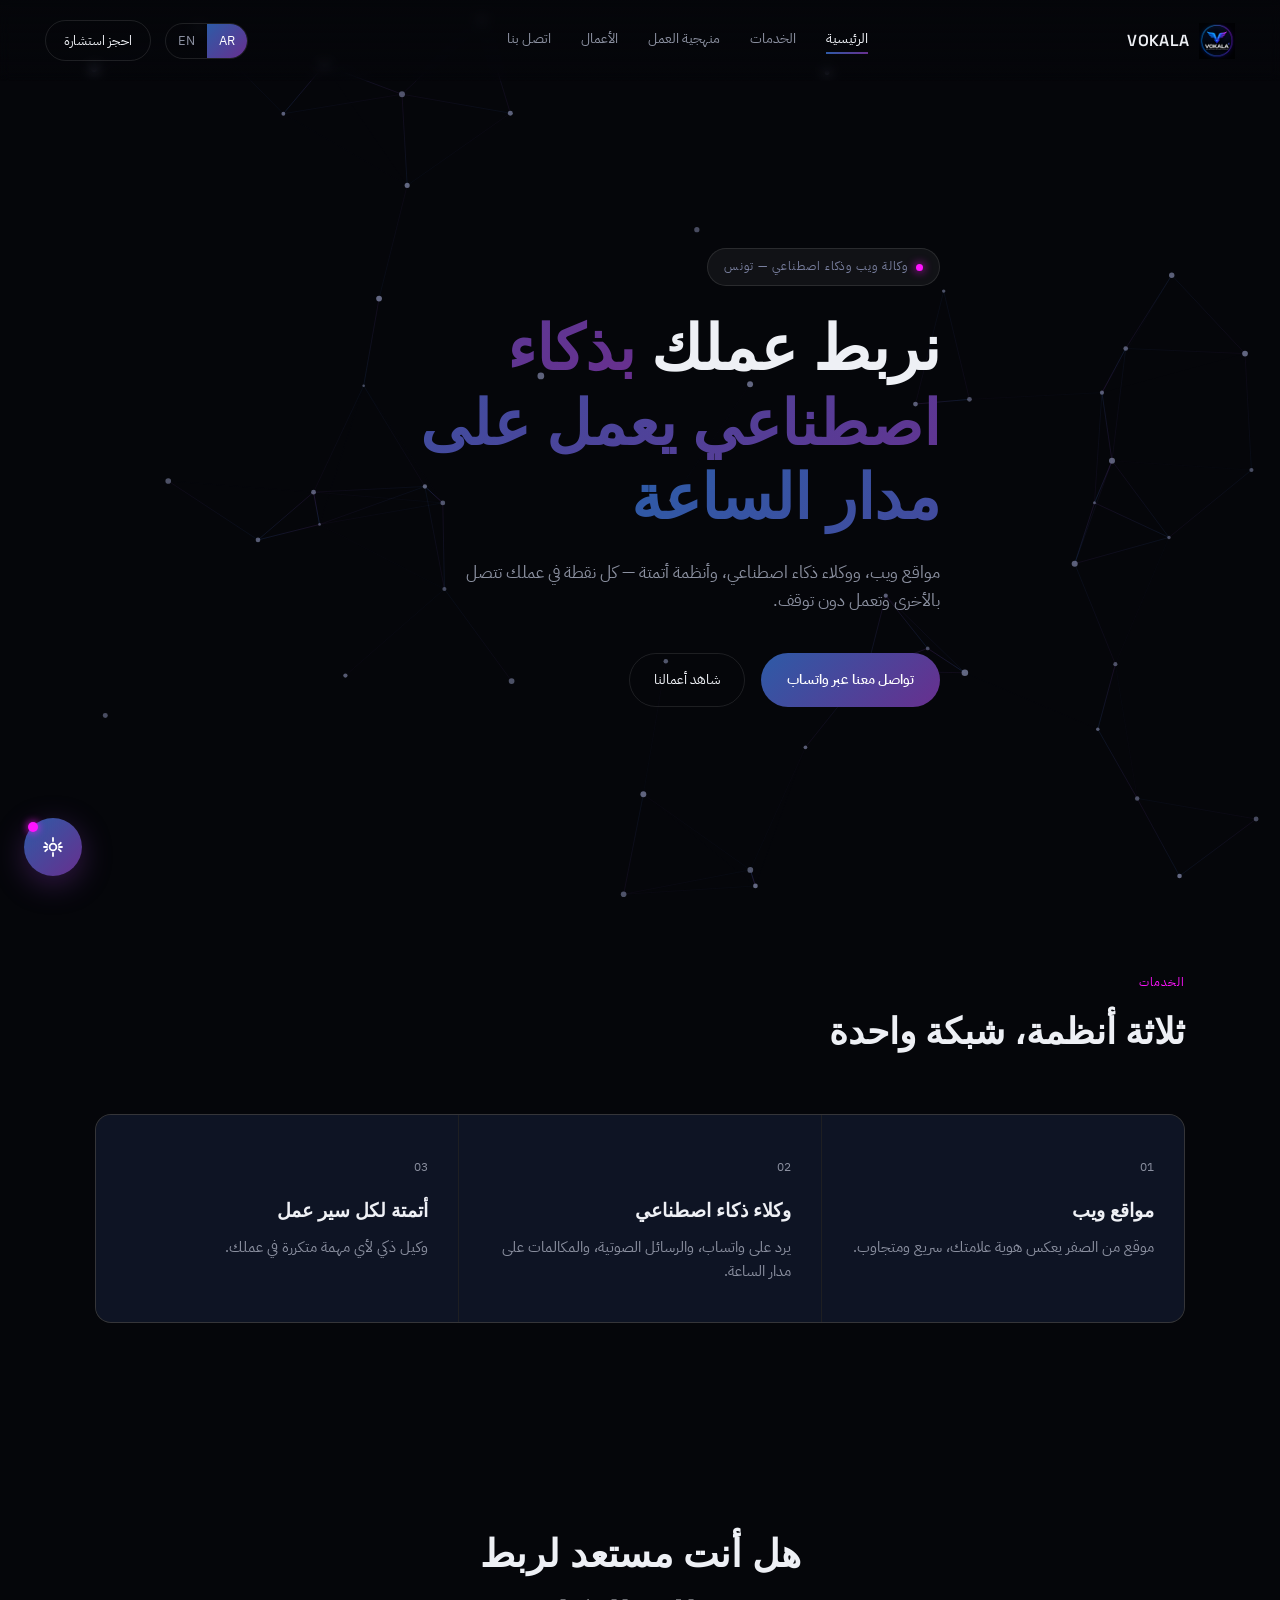
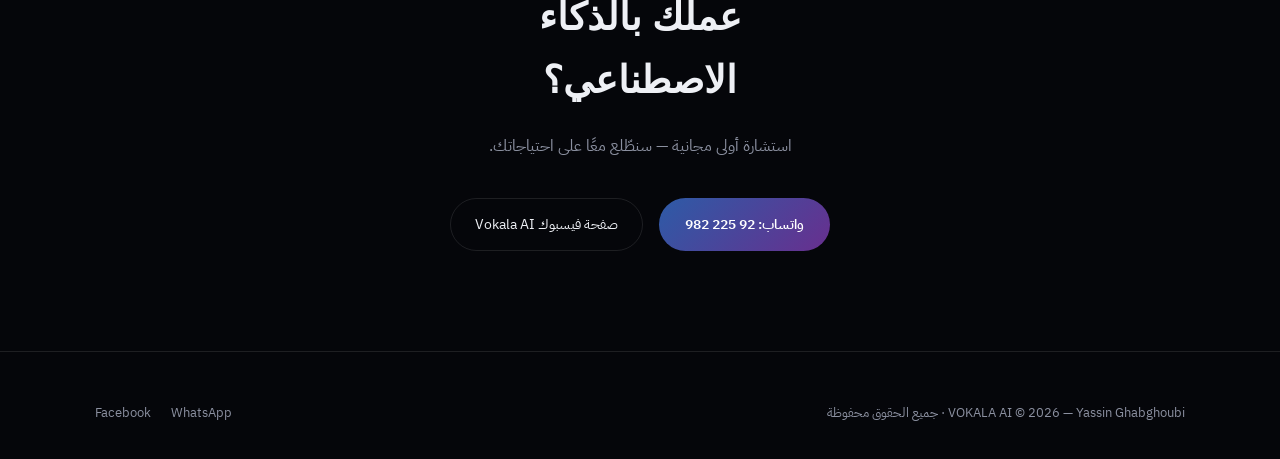
<file: index.html>
<!DOCTYPE html>
<html lang="ar" dir="rtl">
<head>
<meta charset="UTF-8">
<meta name="viewport" content="width=device-width, initial-scale=1.0">
<title>VOKALA AI — Agile Intelligence for Business Automation</title>
<link rel="icon" href="[data-uri]">
<link rel="preconnect" href="https://fonts.googleapis.com">
<link rel="preconnect" href="https://fonts.gstatic.com" crossorigin>
<link href="https://fonts.googleapis.com/css2?family=Inter:wght@300;400;500;600;700&family=Space+Grotesk:wght@500;600;700&family=IBM+Plex+Sans+Arabic:wght@300;400;500;600;700&display=swap" rel="stylesheet">
<link rel="stylesheet" href="styles.css">
</head>
<body>
<canvas id="net-bg"></canvas>

<div class="page-shell">
  <header>
    <a class="brand" href="index.html"><img src="[data-uri]" alt="Vokala AI"><span>VOKALA</span></a>
    <nav class="links">
      <a href="index.html" class="active" data-i18n="nav_home"></a>
      <a href="services.html" data-i18n="nav_services"></a>
      <a href="process.html" data-i18n="nav_process"></a>
      <a href="work.html" data-i18n="nav_work"></a>
      <a href="contact.html" data-i18n="nav_contact"></a>
    </nav>
    <div class="head-actions">
      <div class="lang-toggle"><button class="lang-btn" data-lang="ar" onclick="setLang('ar')">AR</button><button class="lang-btn" data-lang="en" onclick="setLang('en')">EN</button></div>
      <a class="btn-outline" href="contact.html" data-i18n="nav_cta"></a>
      <button class="burger" aria-label="menu"><span></span><span></span><span></span></button>
    </div>
  </header>

  <div class="mobile-menu">
    <a href="index.html" data-i18n="nav_home"></a>
    <a href="services.html" data-i18n="nav_services"></a>
    <a href="process.html" data-i18n="nav_process"></a>
    <a href="work.html" data-i18n="nav_work"></a>
    <a href="contact.html" data-i18n="nav_contact"></a>
    <div class="lang-toggle" style="align-self:flex-start;"><button class="lang-btn" data-lang="ar" onclick="setLang('ar')">AR</button><button class="lang-btn" data-lang="en" onclick="setLang('en')">EN</button></div>
    <a class="btn-outline" href="contact.html" data-i18n="nav_cta"></a>
  </div>

  <section class="hero">
    <div class="wrap hero-inner">
      <div class="eyebrow"><span class="dot"></span><span data-i18n="home_eyebrow"></span></div>
      <h1 class="title"><span data-i18n="home_title_1"></span> <span class="grad" data-i18n="home_title_2"></span></h1>
      <p class="sub" data-i18n="home_sub"></p>
      <div class="hero-cta">
        <a class="btn-primary" href="https://wa.me/21692225982" target="_blank" data-i18n="home_cta1"></a>
        <a class="btn-secondary" href="work.html" data-i18n="home_cta2"></a>
      </div>
    </div>
  </section>

  <section id="services">
    <div class="wrap">
      <div class="section-head reveal">
        <span class="section-tag" data-i18n="home_s_tag"></span>
        <h2 data-i18n="home_s_title"></h2>
      </div>
      <div class="grid-3">
        <div class="card"><span class="idx">01</span><h3 data-i18n="s1_h"></h3><p data-i18n="s1_p"></p></div>
        <div class="card"><span class="idx">02</span><h3 data-i18n="s2_h"></h3><p data-i18n="s2_p"></p></div>
        <div class="card"><span class="idx">03</span><h3 data-i18n="s3_h"></h3><p data-i18n="s3_p"></p></div>
      </div>
    </div>
  </section>

  <section>
    <div class="wrap" style="text-align:center;">
      <h2 class="reveal" style="font-family:var(--font-head);font-size:clamp(24px,3.6vw,38px);max-width:16ch;margin:0 auto 22px;" data-i18n="cta_title"></h2>
      <p style="color:var(--muted);max-width:52ch;margin:0 auto 34px;" data-i18n="cta_p"></p>
      <div class="hero-cta" style="justify-content:center;">
        <a class="btn-primary" href="https://wa.me/21692225982" target="_blank" data-i18n="cta_wa"></a>
        <a class="btn-secondary" href="https://www.facebook.com/profile.php?id=61593935138896" target="_blank" data-i18n="cta_fb"></a>
      </div>
    </div>
  </section>

  <footer>
    <div class="wrap footer-inner">
      <span>VOKALA AI © 2026 — Yassin Ghabghoubi · <span data-i18n="footer_rights"></span></span>
      <div style="display:flex;gap:20px;">
        <a href="https://wa.me/21692225982" target="_blank">WhatsApp</a>
        <a href="https://www.facebook.com/profile.php?id=61593935138896" target="_blank">Facebook</a>
      </div>
    </div>
  </footer>
</div>

<div class="ai-widget">
  <button class="ai-fab" id="ai-fab" aria-label="AI assistant" aria-expanded="false">
    <svg viewBox="0 0 24 24" fill="none" stroke="#fff" stroke-width="1.8" stroke-linecap="round" stroke-linejoin="round"><path d="M12 3v3M12 18v3M4.2 7.8l2.1 2.1M17.7 14.1l2.1 2.1M3 12h3M18 12h3M4.2 16.2l2.1-2.1M17.7 9.9l2.1-2.1"/><circle cx="12" cy="12" r="3.4"/></svg>
    <span class="fab-dot"></span>
  </button>
  <div class="ai-panel" id="ai-panel" hidden>
    <div class="ai-panel__head">
      <div class="ai-panel__title"><span class="ai-dot"></span><span data-i18n="bot_title"></span></div>
      <button class="ai-panel__close" id="ai-close" aria-label="Close">×</button>
    </div>
    <div class="ai-panel__body" id="ai-body"></div>
    <div class="ai-panel__quick" id="ai-quick"></div>
    <form class="ai-panel__input" id="ai-form">
      <input type="text" id="ai-input" data-i18n-ph="bot_placeholder" autocomplete="off">
      <button type="submit" aria-label="Send">➤</button>
    </form>
  </div>
</div>

<script src="main.js"></script>
</body>
</html>
</file>
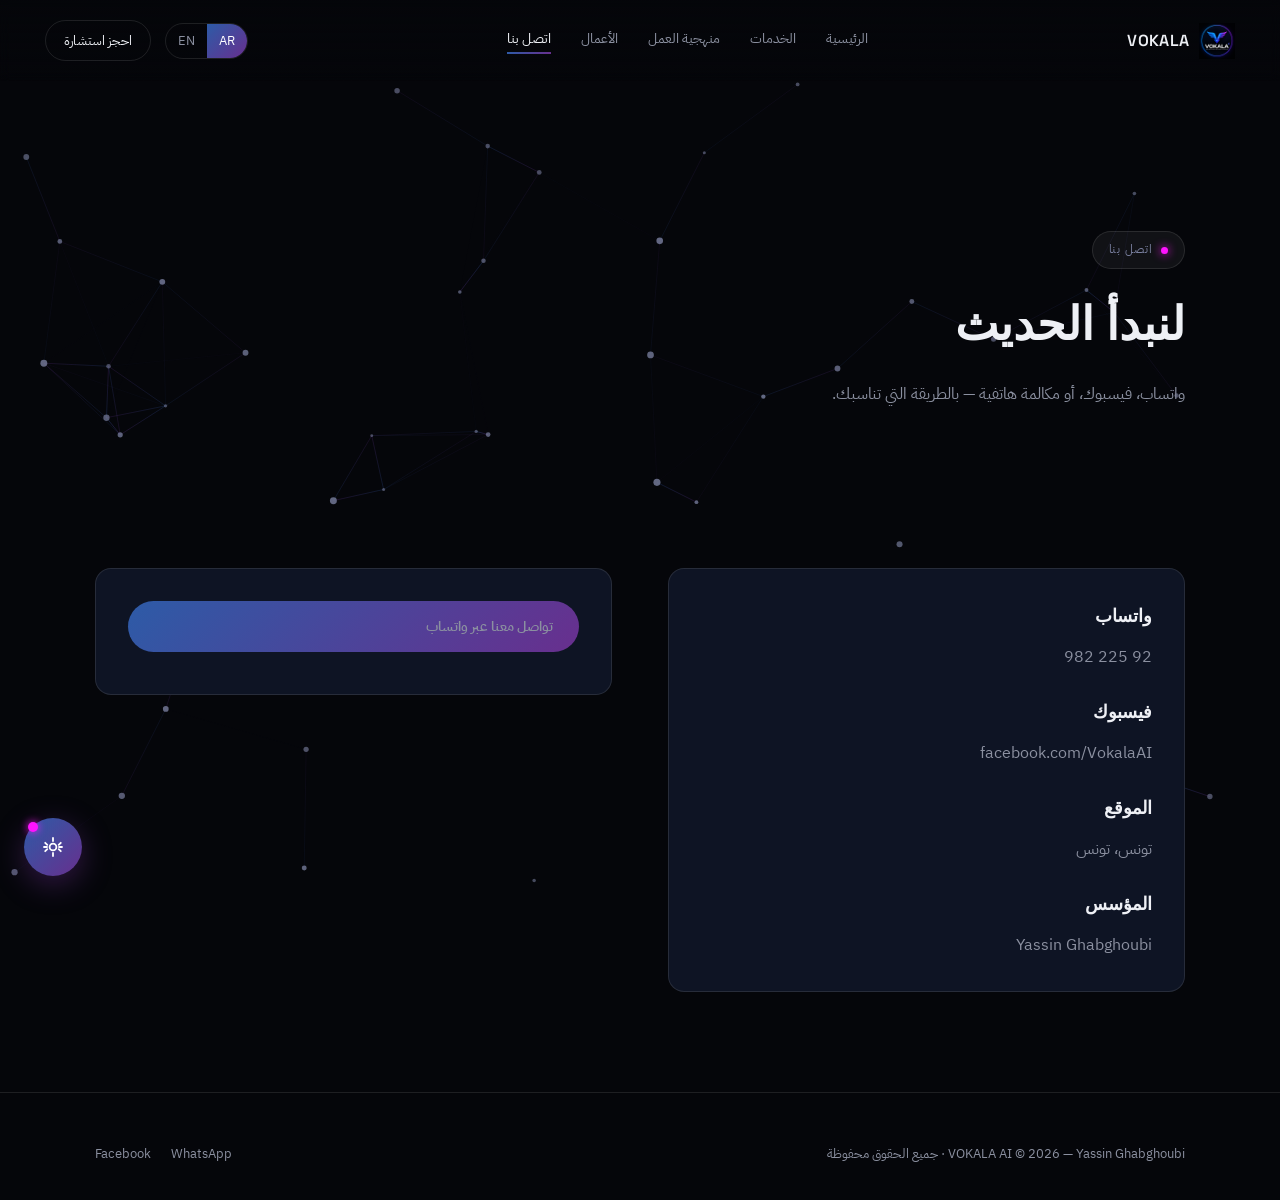
<file: contact.html>
<!DOCTYPE html>
<html lang="ar" dir="rtl">
<head>
<meta charset="UTF-8">
<meta name="viewport" content="width=device-width, initial-scale=1.0">
<title>VOKALA AI — Contact</title>
<link rel="icon" href="[data-uri]">
<link rel="preconnect" href="https://fonts.googleapis.com">
<link rel="preconnect" href="https://fonts.gstatic.com" crossorigin>
<link href="https://fonts.googleapis.com/css2?family=Inter:wght@300;400;500;600;700&family=Space+Grotesk:wght@500;600;700&family=IBM+Plex+Sans+Arabic:wght@300;400;500;600;700&display=swap" rel="stylesheet">
<link rel="stylesheet" href="styles.css">
</head>
<body>
<canvas id="net-bg"></canvas>

<div class="page-shell">
  <header>
    <a class="brand" href="index.html"><img src="[data-uri]" alt="Vokala AI"><span>VOKALA</span></a>
    <nav class="links">
      <a href="index.html" data-i18n="nav_home"></a>
      <a href="services.html" data-i18n="nav_services"></a>
      <a href="process.html" data-i18n="nav_process"></a>
      <a href="work.html" data-i18n="nav_work"></a>
      <a href="contact.html" class="active" data-i18n="nav_contact"></a>
    </nav>
    <div class="head-actions">
      <div class="lang-toggle"><button class="lang-btn" data-lang="ar" onclick="setLang('ar')">AR</button><button class="lang-btn" data-lang="en" onclick="setLang('en')">EN</button></div>
      <a class="btn-outline" href="contact.html" data-i18n="nav_cta"></a>
      <button class="burger" aria-label="menu"><span></span><span></span><span></span></button>
    </div>
  </header>

  <div class="mobile-menu">
    <a href="index.html" data-i18n="nav_home"></a>
    <a href="services.html" data-i18n="nav_services"></a>
    <a href="process.html" data-i18n="nav_process"></a>
    <a href="work.html" data-i18n="nav_work"></a>
    <a href="contact.html" data-i18n="nav_contact"></a>
    <div class="lang-toggle" style="align-self:flex-start;"><button class="lang-btn" data-lang="ar" onclick="setLang('ar')">AR</button><button class="lang-btn" data-lang="en" onclick="setLang('en')">EN</button></div>
    <a class="btn-outline" href="contact.html" data-i18n="nav_cta"></a>
  </div>

  <section class="page-hero">
    <div class="wrap">
      <div class="eyebrow reveal"><span class="dot"></span><span data-i18n="contact_eyebrow"></span></div>
      <h1 class="reveal" data-i18n="contact_h"></h1>
      <p class="reveal" data-i18n="contact_p"></p>
    </div>
  </section>

  <section>
    <div class="wrap contact-grid">
      <div class="contact-card reveal">
        <h3 data-i18n="contact_wa_h"></h3>
        <a href="https://wa.me/21692225982" target="_blank">92 225 982</a>
        <h3 style="margin-top:26px;" data-i18n="contact_fb_h"></h3>
        <a href="https://www.facebook.com/profile.php?id=61593935138896" target="_blank">facebook.com/VokalaAI</a>
        <h3 style="margin-top:26px;" data-i18n="contact_loc_h"></h3>
        <span data-i18n="contact_loc" style="display:block;color:var(--muted);"></span>
        <h3 style="margin-top:26px;" data-i18n="contact_founder_h"></h3>
        <span style="display:block;color:var(--muted);">Yassin Ghabghoubi</span>
      </div>
      <div class="contact-card reveal">
        <a class="btn-primary" style="width:100%;justify-content:center;" href="https://wa.me/21692225982" target="_blank" data-i18n="home_cta1"></a>
      </div>
    </div>
  </section>

  <footer>
    <div class="wrap footer-inner">
      <span>VOKALA AI © 2026 — Yassin Ghabghoubi · <span data-i18n="footer_rights"></span></span>
      <div style="display:flex;gap:20px;">
        <a href="https://wa.me/21692225982" target="_blank">WhatsApp</a>
        <a href="https://www.facebook.com/profile.php?id=61593935138896" target="_blank">Facebook</a>
      </div>
    </div>
  </footer>
</div>

<div class="ai-widget">
  <button class="ai-fab" id="ai-fab" aria-label="AI assistant" aria-expanded="false">
    <svg viewBox="0 0 24 24" fill="none" stroke="#fff" stroke-width="1.8" stroke-linecap="round" stroke-linejoin="round"><path d="M12 3v3M12 18v3M4.2 7.8l2.1 2.1M17.7 14.1l2.1 2.1M3 12h3M18 12h3M4.2 16.2l2.1-2.1M17.7 9.9l2.1-2.1"/><circle cx="12" cy="12" r="3.4"/></svg>
    <span class="fab-dot"></span>
  </button>
  <div class="ai-panel" id="ai-panel" hidden>
    <div class="ai-panel__head">
      <div class="ai-panel__title"><span class="ai-dot"></span><span data-i18n="bot_title"></span></div>
      <button class="ai-panel__close" id="ai-close" aria-label="Close">×</button>
    </div>
    <div class="ai-panel__body" id="ai-body"></div>
    <div class="ai-panel__quick" id="ai-quick"></div>
    <form class="ai-panel__input" id="ai-form">
      <input type="text" id="ai-input" data-i18n-ph="bot_placeholder" autocomplete="off">
      <button type="submit" aria-label="Send">➤</button>
    </form>
  </div>
</div>

<script src="main.js"></script>
</body>
</html>
</file>
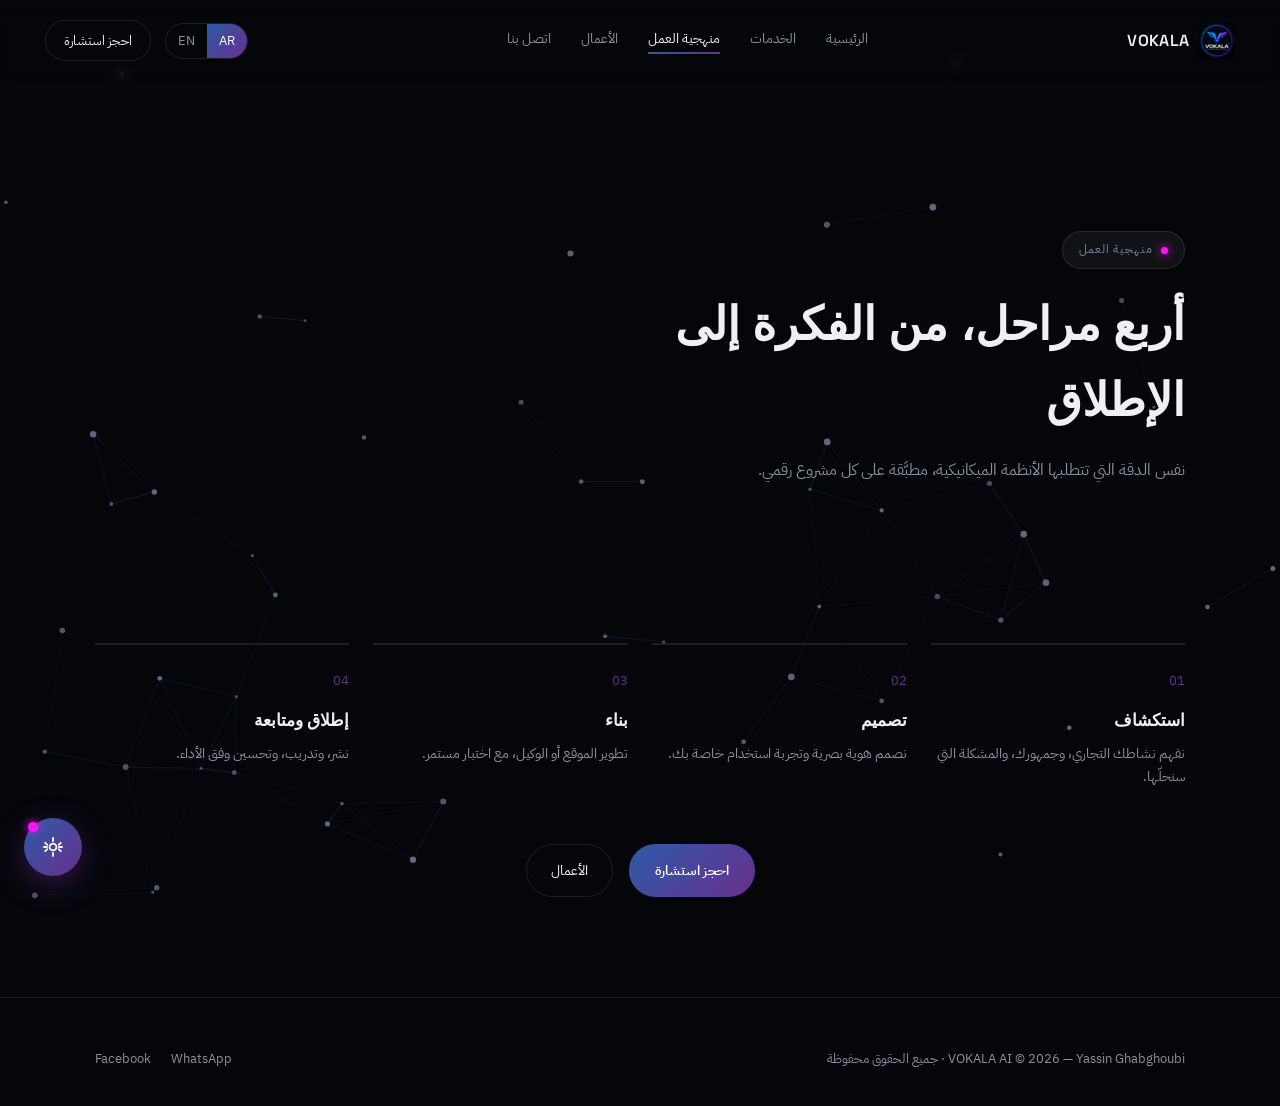
<file: process.html>
<!DOCTYPE html>
<html lang="ar" dir="rtl">
<head>
<meta charset="UTF-8">
<meta name="viewport" content="width=device-width, initial-scale=1.0">
<title>VOKALA AI — Process</title>
<link rel="icon" href="[data-uri]">
<link rel="preconnect" href="https://fonts.googleapis.com">
<link rel="preconnect" href="https://fonts.gstatic.com" crossorigin>
<link href="https://fonts.googleapis.com/css2?family=Inter:wght@300;400;500;600;700&family=Space+Grotesk:wght@500;600;700&family=IBM+Plex+Sans+Arabic:wght@300;400;500;600;700&display=swap" rel="stylesheet">
<link rel="stylesheet" href="styles.css">
</head>
<body>
<canvas id="net-bg"></canvas>

<div class="page-shell">
  <header>
    <a class="brand" href="index.html"><img src="[data-uri]" alt="Vokala AI"><span>VOKALA</span></a>
    <nav class="links">
      <a href="index.html" data-i18n="nav_home"></a>
      <a href="services.html" data-i18n="nav_services"></a>
      <a href="process.html" class="active" data-i18n="nav_process"></a>
      <a href="work.html" data-i18n="nav_work"></a>
      <a href="contact.html" data-i18n="nav_contact"></a>
    </nav>
    <div class="head-actions">
      <div class="lang-toggle"><button class="lang-btn" data-lang="ar" onclick="setLang('ar')">AR</button><button class="lang-btn" data-lang="en" onclick="setLang('en')">EN</button></div>
      <a class="btn-outline" href="contact.html" data-i18n="nav_cta"></a>
      <button class="burger" aria-label="menu"><span></span><span></span><span></span></button>
    </div>
  </header>

  <div class="mobile-menu">
    <a href="index.html" data-i18n="nav_home"></a>
    <a href="services.html" data-i18n="nav_services"></a>
    <a href="process.html" data-i18n="nav_process"></a>
    <a href="work.html" data-i18n="nav_work"></a>
    <a href="contact.html" data-i18n="nav_contact"></a>
    <div class="lang-toggle" style="align-self:flex-start;"><button class="lang-btn" data-lang="ar" onclick="setLang('ar')">AR</button><button class="lang-btn" data-lang="en" onclick="setLang('en')">EN</button></div>
    <a class="btn-outline" href="contact.html" data-i18n="nav_cta"></a>
  </div>

  <section class="page-hero">
    <div class="wrap">
      <div class="eyebrow reveal"><span class="dot"></span><span data-i18n="process_eyebrow"></span></div>
      <h1 class="reveal" data-i18n="process_h"></h1>
      <p class="reveal" data-i18n="process_p"></p>
    </div>
  </section>

  <section>
    <div class="wrap">
      <div class="steps-4">
        <div class="step"><span class="num">01</span><h4 data-i18n="p1_h"></h4><p data-i18n="p1_p"></p></div>
        <div class="step"><span class="num">02</span><h4 data-i18n="p2_h"></h4><p data-i18n="p2_p"></p></div>
        <div class="step"><span class="num">03</span><h4 data-i18n="p3_h"></h4><p data-i18n="p3_p"></p></div>
        <div class="step"><span class="num">04</span><h4 data-i18n="p4_h"></h4><p data-i18n="p4_p"></p></div>
      </div>
      <div class="hero-cta" style="margin-top:56px;justify-content:center;">
        <a class="btn-primary" href="contact.html" data-i18n="nav_cta"></a>
        <a class="btn-secondary" href="work.html" data-i18n="nav_work"></a>
      </div>
    </div>
  </section>

  <footer>
    <div class="wrap footer-inner">
      <span>VOKALA AI © 2026 — Yassin Ghabghoubi · <span data-i18n="footer_rights"></span></span>
      <div style="display:flex;gap:20px;">
        <a href="https://wa.me/21692225982" target="_blank">WhatsApp</a>
        <a href="https://www.facebook.com/profile.php?id=61593935138896" target="_blank">Facebook</a>
      </div>
    </div>
  </footer>
</div>

<div class="ai-widget">
  <button class="ai-fab" id="ai-fab" aria-label="AI assistant" aria-expanded="false">
    <svg viewBox="0 0 24 24" fill="none" stroke="#fff" stroke-width="1.8" stroke-linecap="round" stroke-linejoin="round"><path d="M12 3v3M12 18v3M4.2 7.8l2.1 2.1M17.7 14.1l2.1 2.1M3 12h3M18 12h3M4.2 16.2l2.1-2.1M17.7 9.9l2.1-2.1"/><circle cx="12" cy="12" r="3.4"/></svg>
    <span class="fab-dot"></span>
  </button>
  <div class="ai-panel" id="ai-panel" hidden>
    <div class="ai-panel__head">
      <div class="ai-panel__title"><span class="ai-dot"></span><span data-i18n="bot_title"></span></div>
      <button class="ai-panel__close" id="ai-close" aria-label="Close">×</button>
    </div>
    <div class="ai-panel__body" id="ai-body"></div>
    <div class="ai-panel__quick" id="ai-quick"></div>
    <form class="ai-panel__input" id="ai-form">
      <input type="text" id="ai-input" data-i18n-ph="bot_placeholder" autocomplete="off">
      <button type="submit" aria-label="Send">➤</button>
    </form>
  </div>
</div>

<script src="main.js"></script>
</body>
</html>
</file>
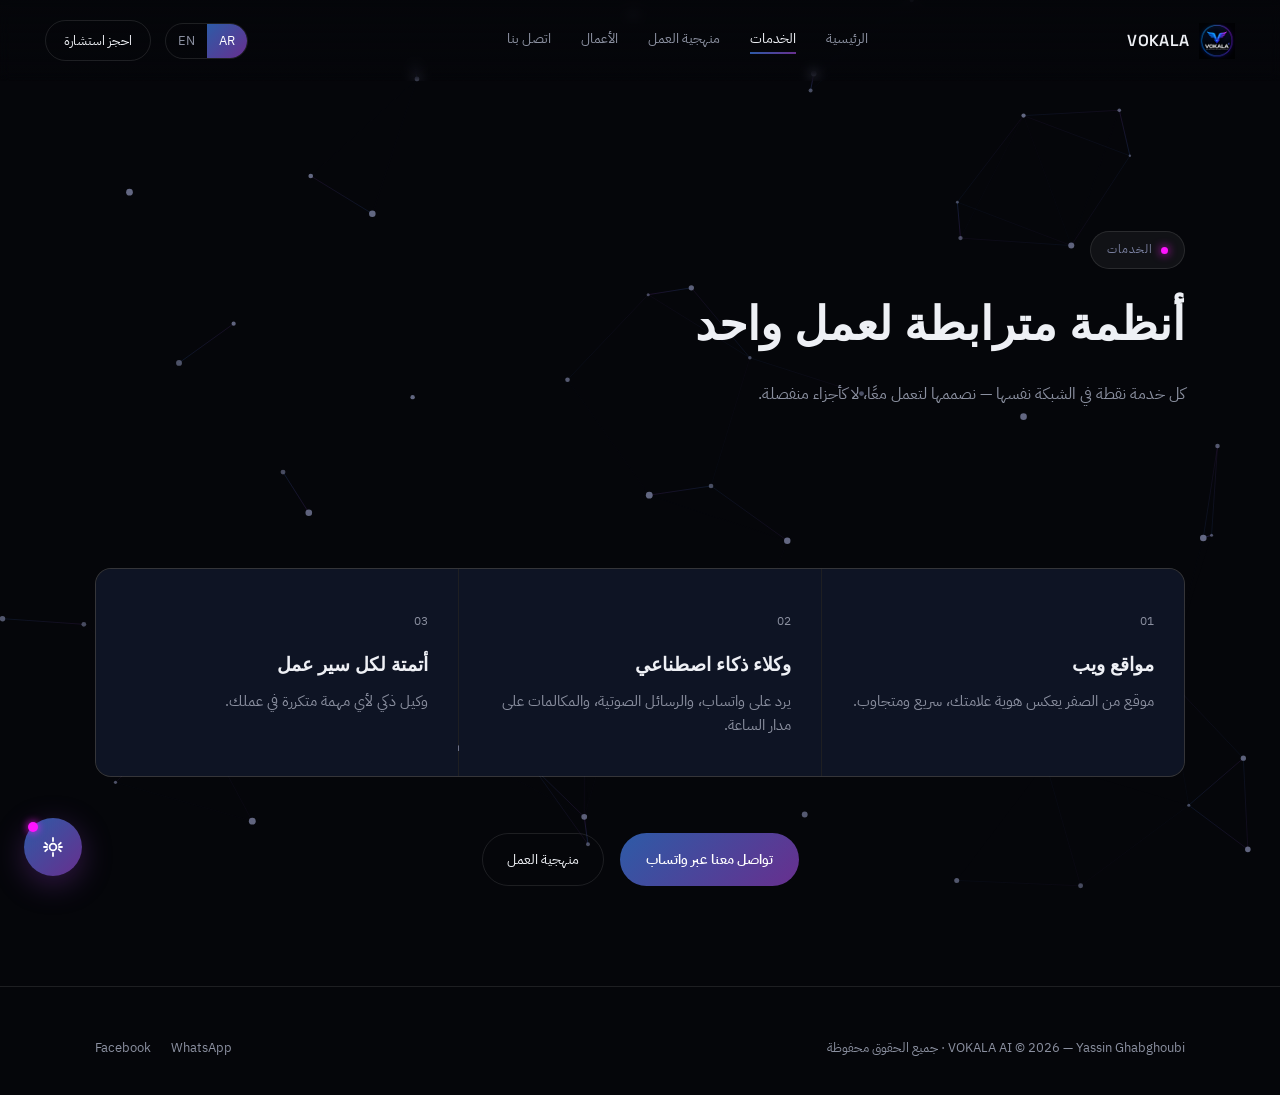
<file: services.html>
<!DOCTYPE html>
<html lang="ar" dir="rtl">
<head>
<meta charset="UTF-8">
<meta name="viewport" content="width=device-width, initial-scale=1.0">
<title>VOKALA AI — Services</title>
<link rel="icon" href="[data-uri]">
<link rel="preconnect" href="https://fonts.googleapis.com">
<link rel="preconnect" href="https://fonts.gstatic.com" crossorigin>
<link href="https://fonts.googleapis.com/css2?family=Inter:wght@300;400;500;600;700&family=Space+Grotesk:wght@500;600;700&family=IBM+Plex+Sans+Arabic:wght@300;400;500;600;700&display=swap" rel="stylesheet">
<link rel="stylesheet" href="styles.css">
</head>
<body>
<canvas id="net-bg"></canvas>

<div class="page-shell">
  <header>
    <a class="brand" href="index.html"><img src="[data-uri]" alt="Vokala AI"><span>VOKALA</span></a>
    <nav class="links">
      <a href="index.html" data-i18n="nav_home"></a>
      <a href="services.html" class="active" data-i18n="nav_services"></a>
      <a href="process.html" data-i18n="nav_process"></a>
      <a href="work.html" data-i18n="nav_work"></a>
      <a href="contact.html" data-i18n="nav_contact"></a>
    </nav>
    <div class="head-actions">
      <div class="lang-toggle"><button class="lang-btn" data-lang="ar" onclick="setLang('ar')">AR</button><button class="lang-btn" data-lang="en" onclick="setLang('en')">EN</button></div>
      <a class="btn-outline" href="contact.html" data-i18n="nav_cta"></a>
      <button class="burger" aria-label="menu"><span></span><span></span><span></span></button>
    </div>
  </header>

  <div class="mobile-menu">
    <a href="index.html" data-i18n="nav_home"></a>
    <a href="services.html" data-i18n="nav_services"></a>
    <a href="process.html" data-i18n="nav_process"></a>
    <a href="work.html" data-i18n="nav_work"></a>
    <a href="contact.html" data-i18n="nav_contact"></a>
    <div class="lang-toggle" style="align-self:flex-start;"><button class="lang-btn" data-lang="ar" onclick="setLang('ar')">AR</button><button class="lang-btn" data-lang="en" onclick="setLang('en')">EN</button></div>
    <a class="btn-outline" href="contact.html" data-i18n="nav_cta"></a>
  </div>

  <section class="page-hero">
    <div class="wrap">
      <div class="eyebrow reveal"><span class="dot"></span><span data-i18n="services_eyebrow"></span></div>
      <h1 class="reveal" data-i18n="services_h"></h1>
      <p class="reveal" data-i18n="services_p"></p>
    </div>
  </section>

  <section>
    <div class="wrap">
      <div class="grid-3">
        <div class="card"><span class="idx">01</span><h3 data-i18n="s1_h"></h3><p data-i18n="s1_p"></p></div>
        <div class="card"><span class="idx">02</span><h3 data-i18n="s2_h"></h3><p data-i18n="s2_p"></p></div>
        <div class="card"><span class="idx">03</span><h3 data-i18n="s3_h"></h3><p data-i18n="s3_p"></p></div>
      </div>
      <div class="hero-cta" style="margin-top:56px;justify-content:center;">
        <a class="btn-primary" href="https://wa.me/21692225982" target="_blank" data-i18n="home_cta1"></a>
        <a class="btn-secondary" href="process.html" data-i18n="nav_process"></a>
      </div>
    </div>
  </section>

  <footer>
    <div class="wrap footer-inner">
      <span>VOKALA AI © 2026 — Yassin Ghabghoubi · <span data-i18n="footer_rights"></span></span>
      <div style="display:flex;gap:20px;">
        <a href="https://wa.me/21692225982" target="_blank">WhatsApp</a>
        <a href="https://www.facebook.com/profile.php?id=61593935138896" target="_blank">Facebook</a>
      </div>
    </div>
  </footer>
</div>

<div class="ai-widget">
  <button class="ai-fab" id="ai-fab" aria-label="AI assistant" aria-expanded="false">
    <svg viewBox="0 0 24 24" fill="none" stroke="#fff" stroke-width="1.8" stroke-linecap="round" stroke-linejoin="round"><path d="M12 3v3M12 18v3M4.2 7.8l2.1 2.1M17.7 14.1l2.1 2.1M3 12h3M18 12h3M4.2 16.2l2.1-2.1M17.7 9.9l2.1-2.1"/><circle cx="12" cy="12" r="3.4"/></svg>
    <span class="fab-dot"></span>
  </button>
  <div class="ai-panel" id="ai-panel" hidden>
    <div class="ai-panel__head">
      <div class="ai-panel__title"><span class="ai-dot"></span><span data-i18n="bot_title"></span></div>
      <button class="ai-panel__close" id="ai-close" aria-label="Close">×</button>
    </div>
    <div class="ai-panel__body" id="ai-body"></div>
    <div class="ai-panel__quick" id="ai-quick"></div>
    <form class="ai-panel__input" id="ai-form">
      <input type="text" id="ai-input" data-i18n-ph="bot_placeholder" autocomplete="off">
      <button type="submit" aria-label="Send">➤</button>
    </form>
  </div>
</div>

<script src="main.js"></script>
</body>
</html>
</file>
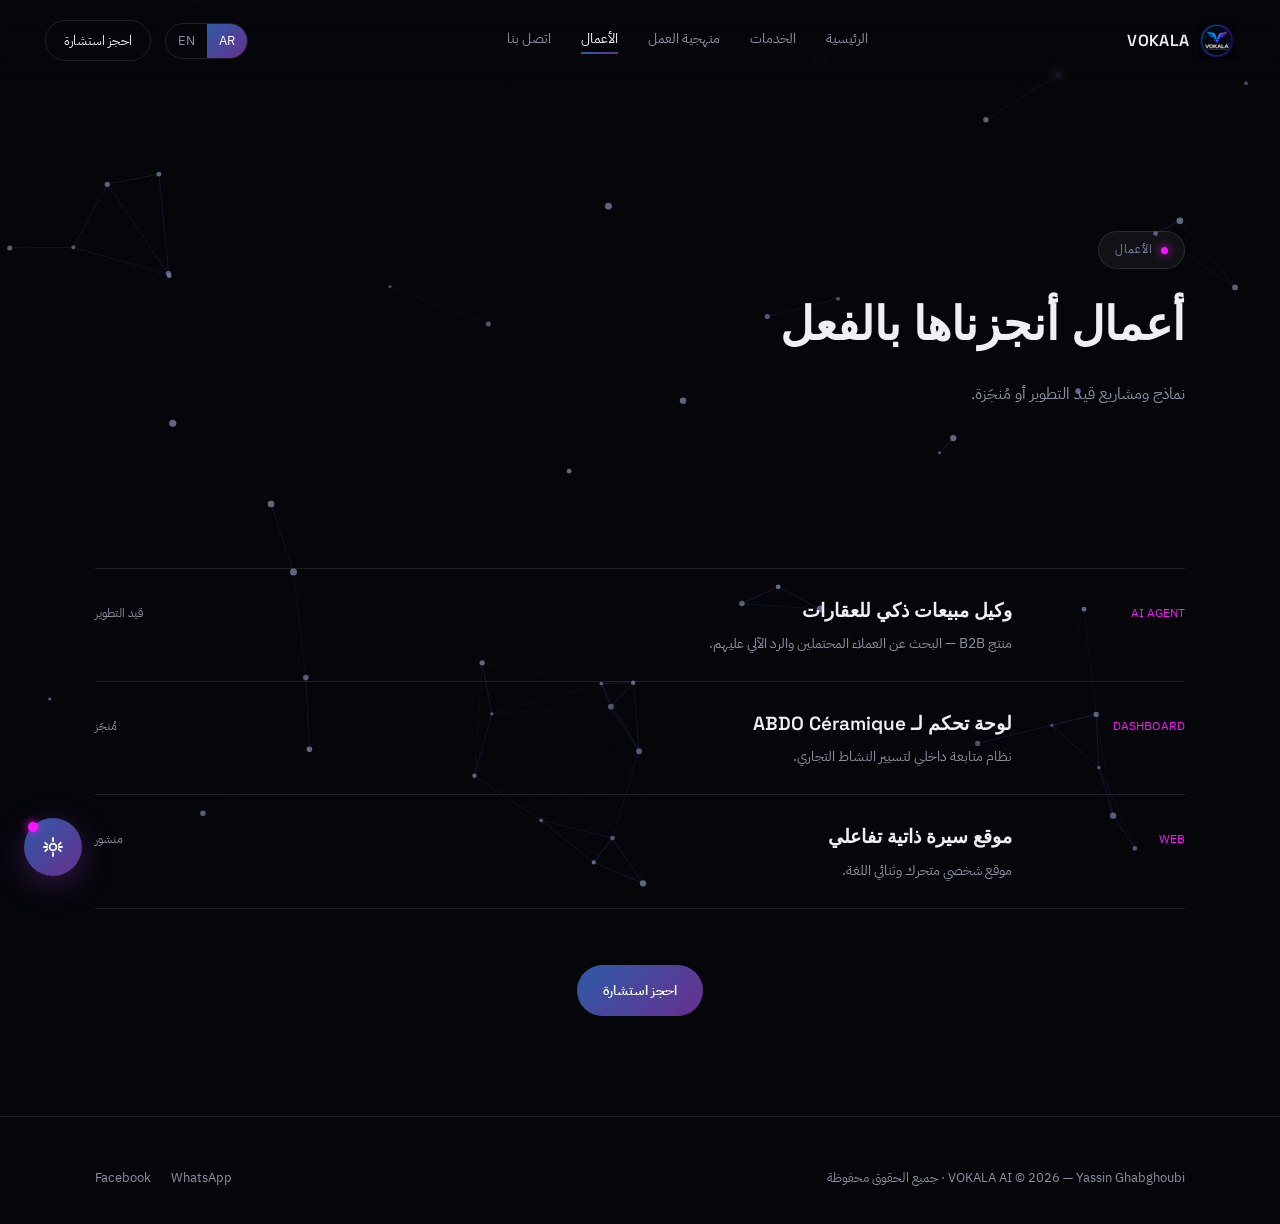
<file: work.html>
<!DOCTYPE html>
<html lang="ar" dir="rtl">
<head>
<meta charset="UTF-8">
<meta name="viewport" content="width=device-width, initial-scale=1.0">
<title>VOKALA AI — Work</title>
<link rel="icon" href="[data-uri]">
<link rel="preconnect" href="https://fonts.googleapis.com">
<link rel="preconnect" href="https://fonts.gstatic.com" crossorigin>
<link href="https://fonts.googleapis.com/css2?family=Inter:wght@300;400;500;600;700&family=Space+Grotesk:wght@500;600;700&family=IBM+Plex+Sans+Arabic:wght@300;400;500;600;700&display=swap" rel="stylesheet">
<link rel="stylesheet" href="styles.css">
</head>
<body>
<canvas id="net-bg"></canvas>

<div class="page-shell">
  <header>
    <a class="brand" href="index.html"><img src="[data-uri]" alt="Vokala AI"><span>VOKALA</span></a>
    <nav class="links">
      <a href="index.html" data-i18n="nav_home"></a>
      <a href="services.html" data-i18n="nav_services"></a>
      <a href="process.html" data-i18n="nav_process"></a>
      <a href="work.html" class="active" data-i18n="nav_work"></a>
      <a href="contact.html" data-i18n="nav_contact"></a>
    </nav>
    <div class="head-actions">
      <div class="lang-toggle"><button class="lang-btn" data-lang="ar" onclick="setLang('ar')">AR</button><button class="lang-btn" data-lang="en" onclick="setLang('en')">EN</button></div>
      <a class="btn-outline" href="contact.html" data-i18n="nav_cta"></a>
      <button class="burger" aria-label="menu"><span></span><span></span><span></span></button>
    </div>
  </header>

  <div class="mobile-menu">
    <a href="index.html" data-i18n="nav_home"></a>
    <a href="services.html" data-i18n="nav_services"></a>
    <a href="process.html" data-i18n="nav_process"></a>
    <a href="work.html" data-i18n="nav_work"></a>
    <a href="contact.html" data-i18n="nav_contact"></a>
    <div class="lang-toggle" style="align-self:flex-start;"><button class="lang-btn" data-lang="ar" onclick="setLang('ar')">AR</button><button class="lang-btn" data-lang="en" onclick="setLang('en')">EN</button></div>
    <a class="btn-outline" href="contact.html" data-i18n="nav_cta"></a>
  </div>

  <section class="page-hero">
    <div class="wrap">
      <div class="eyebrow reveal"><span class="dot"></span><span data-i18n="work_eyebrow"></span></div>
      <h1 class="reveal" data-i18n="work_h"></h1>
      <p class="reveal" data-i18n="work_p"></p>
    </div>
  </section>

  <section>
    <div class="wrap">
      <div class="work-list">
        <div class="work-item">
          <span class="work-cat">AI AGENT</span>
          <div><h3 data-i18n="w1_h"></h3><p data-i18n="w1_p"></p></div>
          <span class="work-status" data-i18n="w1_s"></span>
        </div>
        <div class="work-item">
          <span class="work-cat">DASHBOARD</span>
          <div><h3 data-i18n="w2_h"></h3><p data-i18n="w2_p"></p></div>
          <span class="work-status" data-i18n="w2_s"></span>
        </div>
        <div class="work-item">
          <span class="work-cat">WEB</span>
          <div><h3 data-i18n="w3_h"></h3><p data-i18n="w3_p"></p></div>
          <span class="work-status" data-i18n="w3_s"></span>
        </div>
      </div>
      <div class="hero-cta" style="margin-top:56px;justify-content:center;">
        <a class="btn-primary" href="contact.html" data-i18n="nav_cta"></a>
      </div>
    </div>
  </section>

  <footer>
    <div class="wrap footer-inner">
      <span>VOKALA AI © 2026 — Yassin Ghabghoubi · <span data-i18n="footer_rights"></span></span>
      <div style="display:flex;gap:20px;">
        <a href="https://wa.me/21692225982" target="_blank">WhatsApp</a>
        <a href="https://www.facebook.com/profile.php?id=61593935138896" target="_blank">Facebook</a>
      </div>
    </div>
  </footer>
</div>

<div class="ai-widget">
  <button class="ai-fab" id="ai-fab" aria-label="AI assistant" aria-expanded="false">
    <svg viewBox="0 0 24 24" fill="none" stroke="#fff" stroke-width="1.8" stroke-linecap="round" stroke-linejoin="round"><path d="M12 3v3M12 18v3M4.2 7.8l2.1 2.1M17.7 14.1l2.1 2.1M3 12h3M18 12h3M4.2 16.2l2.1-2.1M17.7 9.9l2.1-2.1"/><circle cx="12" cy="12" r="3.4"/></svg>
    <span class="fab-dot"></span>
  </button>
  <div class="ai-panel" id="ai-panel" hidden>
    <div class="ai-panel__head">
      <div class="ai-panel__title"><span class="ai-dot"></span><span data-i18n="bot_title"></span></div>
      <button class="ai-panel__close" id="ai-close" aria-label="Close">×</button>
    </div>
    <div class="ai-panel__body" id="ai-body"></div>
    <div class="ai-panel__quick" id="ai-quick"></div>
    <form class="ai-panel__input" id="ai-form">
      <input type="text" id="ai-input" data-i18n-ph="bot_placeholder" autocomplete="off">
      <button type="submit" aria-label="Send">➤</button>
    </form>
  </div>
</div>

<script src="main.js"></script>
</body>
</html>
</file>
<file: styles.css>
:root{
  --ink:#05060a;
  --navy:#0b1226;
  --panel:#0e1424;
  --blue:#2d5ba7;
  --purple:#682f8e;
  --grey:#7a80a0;
  --magenta:#ff13ff;
  --text:#eef0f5;
  --muted:#8b90a0;
  --glass:rgba(255,255,255,0.05);
  --glass-border:rgba(255,255,255,0.10);
  --font-ar:"IBM Plex Sans Arabic",sans-serif;
  --font-en:"Inter","Helvetica Neue",Helvetica,Arial,sans-serif;
  --font-head:"Space Grotesk","Inter",sans-serif;
  --pad-x:clamp(20px,3.5vw,64px);
  --grad:linear-gradient(135deg, var(--blue), var(--purple));
}

*,*::before,*::after{box-sizing:border-box;margin:0;padding:0;}
html{scroll-behavior:smooth;}
html[lang="ar"] body{font-family:var(--font-ar);}
html[lang="en"] body{font-family:var(--font-en);}
body{background:var(--ink);color:var(--text);line-height:1.65;-webkit-font-smoothing:antialiased;}
a{color:inherit;text-decoration:none;}
button{font-family:inherit;border:none;background:none;cursor:pointer;}
img{max-width:100%;display:block;}
.wrap{max-width:1180px;margin:0 auto;padding:0 var(--pad-x);}

#net-bg{position:fixed;inset:0;z-index:0;pointer-events:none;}
.page-shell{position:relative;z-index:1;min-height:100vh;display:flex;flex-direction:column;}

header{position:sticky;top:0;z-index:50;display:flex;align-items:center;justify-content:space-between;padding:20px var(--pad-x);background:linear-gradient(to bottom, rgba(5,6,10,.85), rgba(5,6,10,0) 100%);backdrop-filter:blur(6px);}
.brand{display:flex;align-items:center;gap:10px;font-family:var(--font-head);font-weight:600;font-size:16px;letter-spacing:.02em;}
.brand img{height:36px;width:36px;object-fit:contain;}
nav.links{display:flex;gap:30px;font-size:14px;color:var(--muted);}
nav.links a{position:relative;padding-bottom:4px;transition:color .2s;}
nav.links a::after{content:"";position:absolute;bottom:0;right:0;width:0;height:2px;background:var(--grad);transition:width .25s;}
html[dir="ltr"] nav.links a::after{right:auto;left:0;}
nav.links a:hover,nav.links a.active{color:var(--text);}
nav.links a:hover::after,nav.links a.active::after{width:100%;}
.head-actions{display:flex;align-items:center;gap:14px;}
.lang-toggle{display:flex;border:1px solid var(--glass-border);font-size:11px;overflow:hidden;border-radius:20px;}
.lang-toggle button{padding:7px 12px;color:var(--muted);}
.lang-toggle button.active{background:var(--grad);color:#fff;}
.btn-outline{border:1px solid var(--glass-border);padding:9px 18px;font-size:13px;border-radius:30px;transition:border-color .2s;}
.btn-outline:hover{border-color:var(--magenta);}
.burger{display:none;flex-direction:column;gap:5px;width:32px;height:32px;align-items:center;justify-content:center;}
.burger span{width:18px;height:1.5px;background:var(--text);}

.btn-primary{display:inline-flex;align-items:center;gap:10px;padding:14px 26px;border-radius:30px;background:var(--grad);color:#fff;font-weight:600;font-size:14px;transition:transform .2s, box-shadow .2s;}
.btn-primary:hover{transform:translateY(-2px);box-shadow:0 8px 30px rgba(104,47,142,.4);}
.btn-secondary{display:inline-flex;align-items:center;padding:14px 24px;border-radius:30px;border:1px solid var(--glass-border);font-size:14px;transition:border-color .2s, color .2s;}
.btn-secondary:hover{border-color:var(--magenta);color:var(--magenta);}

.hero{min-height:88vh;display:flex;align-items:center;padding:60px 0;}
.hero-inner{max-width:760px;}
.eyebrow{display:inline-flex;align-items:center;gap:8px;font-size:12px;letter-spacing:.08em;color:var(--grey);border:1px solid var(--glass-border);padding:8px 16px;border-radius:20px;background:var(--glass);margin-bottom:26px;}
.eyebrow .dot{width:7px;height:7px;border-radius:50%;background:var(--magenta);box-shadow:0 0 10px var(--magenta);}
h1.title{font-family:var(--font-head);font-size:clamp(34px,5.4vw,62px);font-weight:600;line-height:1.2;max-width:15ch;}
.title .grad{background:var(--grad);-webkit-background-clip:text;background-clip:text;color:transparent;}
.sub{margin-top:24px;font-size:17px;color:var(--muted);max-width:52ch;}
.hero-cta{display:flex;gap:16px;margin-top:38px;flex-wrap:wrap;}

.page-hero{padding:150px 0 60px;}
.page-hero .eyebrow{margin-bottom:18px;}
.page-hero h1{font-family:var(--font-head);font-size:clamp(30px,4.4vw,46px);font-weight:600;max-width:18ch;}
.page-hero p{margin-top:18px;color:var(--muted);font-size:16px;max-width:56ch;}

.reveal{opacity:0;transform:translateY(16px);transition:opacity .7s ease, transform .7s ease;}
.reveal.is-in{opacity:1;transform:translateY(0);}
@media (prefers-reduced-motion: reduce){.reveal{opacity:1;transform:none;transition:none;}}

section{padding:100px 0;position:relative;}
.section-tag{font-size:12px;letter-spacing:.08em;color:var(--magenta);margin-bottom:14px;display:block;}
.section-head{max-width:640px;margin-bottom:56px;}
.section-head h2{font-family:var(--font-head);font-size:clamp(26px,3.4vw,36px);font-weight:600;line-height:1.4;}

.grid-3{display:grid;grid-template-columns:repeat(3,1fr);gap:1px;background:var(--glass-border);border:1px solid var(--glass-border);border-radius:16px;overflow:hidden;}
.card{background:var(--panel);padding:38px 30px;transition:background .3s;position:relative;}
.card:hover{background:#121a30;}
.card .idx{font-size:12px;color:var(--muted);}
.card h3{font-family:var(--font-head);font-size:19px;font-weight:600;margin:16px 0 10px;}
.card p{color:var(--muted);font-size:14.5px;}

.steps-4{display:grid;grid-template-columns:repeat(4,1fr);gap:24px;}
.step{border-top:2px solid var(--glass-border);padding-top:22px;transition:border-color .25s;}
.step:hover{border-color:var(--magenta);}
.step .num{font-size:13px;color:var(--purple);}
.step h4{font-family:var(--font-head);font-size:17px;font-weight:600;margin:12px 0 8px;}
.step p{color:var(--muted);font-size:14px;}

.work-list{display:flex;flex-direction:column;}
.work-item{display:grid;grid-template-columns:.5fr 2fr 1fr;gap:24px;align-items:baseline;padding:26px 0;border-top:1px solid var(--glass-border);}
.work-list .work-item:last-child{border-bottom:1px solid var(--glass-border);}
.work-cat{font-size:12px;color:var(--magenta);}
.work-item h3{font-family:var(--font-head);font-size:19px;font-weight:600;}
.work-item p{font-size:14px;color:var(--muted);margin-top:6px;}
.work-status{font-size:12px;color:var(--muted);text-align:left;}

.contact-grid{display:grid;grid-template-columns:1fr 1fr;gap:56px;align-items:start;}
.contact-card{border:1px solid var(--glass-border);background:var(--panel);border-radius:16px;padding:32px;}
.contact-card h3{font-family:var(--font-head);font-size:18px;margin-bottom:14px;}
.contact-card a{display:block;color:var(--muted);margin-bottom:10px;transition:color .2s;}
.contact-card a:hover{color:var(--magenta);}

footer{padding:50px 0 36px;border-top:1px solid var(--glass-border);margin-top:auto;}
.footer-inner{display:flex;justify-content:space-between;flex-wrap:wrap;gap:20px;font-size:13px;color:var(--muted);}
.footer-inner a:hover{color:var(--magenta);}

.mobile-menu{display:none;flex-direction:column;gap:14px;padding:16px var(--pad-x) 24px;}
.mobile-menu.open{display:flex;}
.mobile-menu a{padding:14px 18px;background:var(--glass);border:1px solid var(--glass-border);border-radius:10px;}

@media (max-width:900px){
  nav.links,.head-actions .lang-toggle,.head-actions .btn-outline{display:none;}
  .burger{display:flex;}
  .grid-3{grid-template-columns:1fr;}
  .steps-4{grid-template-columns:1fr 1fr;}
  .contact-grid{grid-template-columns:1fr;}
  .work-item{grid-template-columns:1fr;}
  .work-status{text-align:right;}
}

/* ================= AI assistant widget ================= */
.ai-fab{
  position:fixed;bottom:24px;inset-inline-end:24px;z-index:80;
  width:58px;height:58px;border-radius:50%;
  background:var(--grad);
  display:flex;align-items:center;justify-content:center;
  box-shadow:0 8px 30px rgba(104,47,142,.45);
  animation:fab-pulse 2.6s ease-in-out infinite;
}
.ai-fab svg{width:24px;height:24px;}
@keyframes fab-pulse{0%,100%{box-shadow:0 8px 30px rgba(104,47,142,.45);}50%{box-shadow:0 8px 40px rgba(255,19,255,.55);}}
.ai-fab .fab-dot{position:absolute;top:4px;inset-inline-end:4px;width:10px;height:10px;border-radius:50%;background:var(--magenta);box-shadow:0 0 8px var(--magenta);}

.ai-panel{
  position:fixed;bottom:94px;inset-inline-end:24px;z-index:80;
  width:min(360px, calc(100vw - 32px));
  max-height:min(520px, calc(100vh - 140px));
  display:flex;flex-direction:column;
  background:var(--panel);
  border:1px solid var(--glass-border);
  border-radius:18px;
  overflow:hidden;
  box-shadow:0 20px 60px rgba(0,0,0,.5);
}
.ai-panel[hidden]{display:none;}
.ai-panel__head{display:flex;align-items:center;justify-content:space-between;padding:16px 18px;border-bottom:1px solid var(--glass-border);background:linear-gradient(135deg, rgba(45,91,167,.25), rgba(104,47,142,.25));}
.ai-panel__title{display:flex;align-items:center;gap:8px;font-weight:600;font-size:14px;}
.ai-dot{width:8px;height:8px;border-radius:50%;background:#3ddc84;box-shadow:0 0 8px #3ddc84;}
.ai-panel__close{font-size:18px;color:var(--muted);line-height:1;padding:4px;}
.ai-panel__close:hover{color:var(--text);}
.ai-panel__body{flex:1;overflow-y:auto;padding:16px 18px;display:flex;flex-direction:column;gap:10px;}
.ai-bubble{max-width:82%;padding:10px 14px;border-radius:14px;font-size:13.5px;line-height:1.5;opacity:0;transform:translateY(6px);animation:bubble-in .35s forwards;}
@keyframes bubble-in{to{opacity:1;transform:translateY(0);}}
.ai-bubble.user{align-self:flex-end;background:var(--grad);color:#fff;border-bottom-right-radius:4px;}
html[dir="rtl"] .ai-bubble.user{align-self:flex-start;border-bottom-right-radius:14px;border-bottom-left-radius:4px;}
.ai-bubble.bot{align-self:flex-start;background:rgba(255,255,255,.06);border:1px solid var(--glass-border);border-bottom-left-radius:4px;}
html[dir="rtl"] .ai-bubble.bot{align-self:flex-end;border-bottom-left-radius:14px;border-bottom-right-radius:4px;}
.ai-typing{align-self:flex-start;display:flex;gap:4px;padding:10px 14px;background:rgba(255,255,255,.06);border-radius:14px;}
html[dir="rtl"] .ai-typing{align-self:flex-end;}
.ai-typing span{width:5px;height:5px;border-radius:50%;background:var(--muted);animation:ai-blink 1s infinite;}
.ai-typing span:nth-child(2){animation-delay:.15s;}
.ai-typing span:nth-child(3){animation-delay:.3s;}
@keyframes ai-blink{0%,100%{opacity:.25;}50%{opacity:.9;}}
.ai-panel__quick{display:flex;flex-wrap:wrap;gap:8px;padding:0 18px 12px;}
.ai-chip{font-size:12px;padding:8px 12px;border-radius:16px;border:1px solid var(--glass-border);color:var(--muted);transition:border-color .2s, color .2s;}
.ai-chip:hover{border-color:var(--magenta);color:var(--text);}
.ai-panel__input{display:flex;gap:8px;padding:12px;border-top:1px solid var(--glass-border);}
.ai-panel__input input{flex:1;background:rgba(255,255,255,.05);border:1px solid var(--glass-border);border-radius:20px;padding:10px 16px;color:var(--text);font-size:13px;font-family:inherit;}
.ai-panel__input input:focus{outline:none;border-color:var(--purple);}
.ai-panel__input button{width:38px;height:38px;border-radius:50%;background:var(--grad);color:#fff;flex-shrink:0;}

@media (max-width:480px){
  .ai-panel{inset-inline-end:16px;bottom:88px;}
  .ai-fab{inset-inline-end:16px;}
}
</file>
